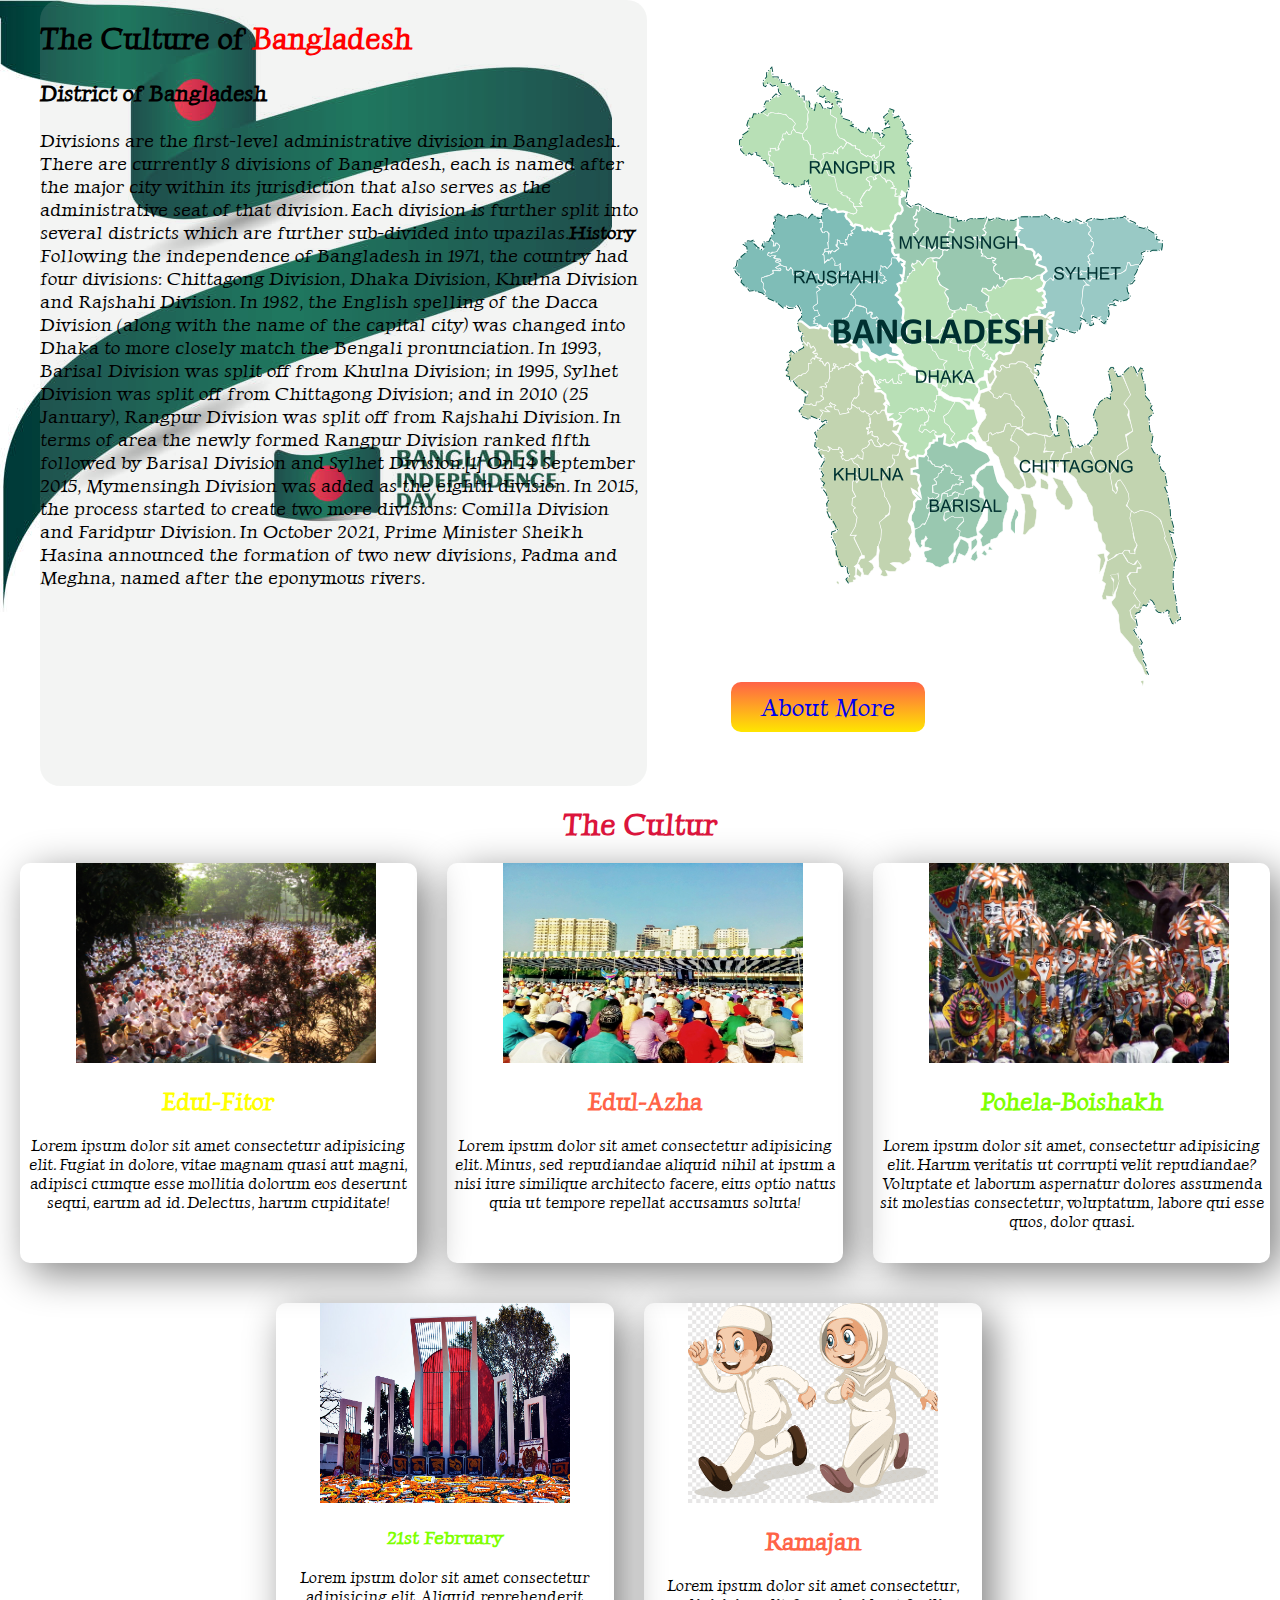
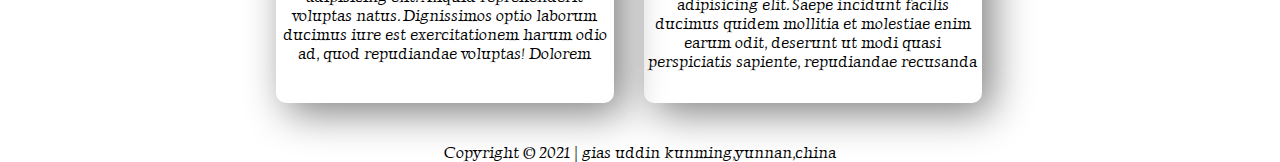
<file: index.html>
<!DOCTYPE html>
<html lang="en">

<head>
    <meta charset="UTF-8">
    <meta http-equiv="X-UA-Compatible" content="IE=edge">
    <meta name="viewport" content="width=device-width, initial-scale=1.0">
    <title>the cultur of bangladesh</title>
    <link rel="preconnect" href="https://fonts.googleapis.com">
    <link rel="preconnect" href="https://fonts.gstatic.com" crossorigin>
    <link
        href="https://fonts.googleapis.com/css2?family=Luxurious+Roman&family=Poppins&family=Roboto+Slab:wght@200;300&display=swap"
        rel="stylesheet">
    <link rel="stylesheet" href="style.css">
    <link rel="shortcut icon" href="/download (1).png" type="image/x-icon">
</head>

<body>
    <section class="cultur-bd">

        <div class="cultur">
            <h1>The Culture of <span class="red">Bangladesh</span> </h1>
            <h3>District of Bangladesh</h3>
            <p>Divisions are the first-level administrative division in Bangladesh. There are currently 8 divisions of
                Bangladesh, each is named after the major city within its jurisdiction that also serves as the
                administrative seat of that division. Each division is further split into several districts which are
                further sub-divided into upazilas.<strong>History</strong>
                Following the independence of Bangladesh in 1971, the country had four divisions: Chittagong Division,
                Dhaka Division, Khulna Division and Rajshahi Division.

                In 1982, the English spelling of the Dacca Division (along with the name of the capital city) was
                changed into Dhaka to more closely match the Bengali pronunciation.

                In 1993, Barisal Division was split off from Khulna Division; in 1995, Sylhet Division was split off
                from Chittagong Division; and in 2010 (25 January), Rangpur Division was split off from Rajshahi
                Division. In terms of area the newly formed Rangpur Division ranked fifth followed by Barisal Division
                and Sylhet Division.[1]

                On 14 September 2015, Mymensingh Division was added as the eighth division. In 2015, the process started
                to create two more divisions: Comilla Division and Faridpur Division.

                In October 2021, Prime Minister Sheikh Hasina announced the formation of two new divisions, Padma and
                Meghna, named after the eponymous rivers.</p>
        </div>
        <div class="cultur-img"><img src="450px-Bangladesh_divisions_english.svg.png" alt=""> <a class="button"
                href="http://" target="_blank" rel="noopener noreferrer">About More</a </div>

    </section>
    <section>
        <h1 id="h">The Cultur</h1>
        <div class="cultur-details">
            <div class="half-width">
                <img class="img" src="Eid_Prayers_at_Barashalghar,_Debidwar,_Comilla.jpg" alt="">
                <h2 id="h-1">Edul-Fitor</h2>
                <p>Lorem ipsum dolor sit amet consectetur adipisicing elit. Fugiat in dolore, vitae magnam quasi aut
                    magni,
                    adipisci cumque esse mollitia dolorum eos deserunt sequi, earum ad id. Delectus, harum cupiditate!
                </p>

            </div>
            <div class="half-width">

                <img class="img" src="Eid_Prayers_in_Rajarbagh,_Dhaka_on_6_October_2014.jpg" alt="">
                <h2 id="h-2">Edul-Azha</h2>
                <p>Lorem ipsum dolor sit amet consectetur adipisicing elit. Minus, sed repudiandae aliquid nihil at
                    ipsum a nisi iure similique architecto facere, eius optio natus quia ut tempore repellat accusamus
                    soluta!</p>
            </div>
            <div class="half-width">

                <img class="img" src="Pohela_boishakh_2.jpg" alt="">
                <h2 id="h-3">
                    Pohela-Boishakh
                </h2>
                <P>Lorem ipsum dolor sit amet, consectetur adipisicing elit. Harum veritatis ut corrupti velit
                    repudiandae? Voluptate et laborum aspernatur dolores assumenda sit molestias consectetur,
                    voluptatum, labore qui esse quos, dolor quasi.</P>
            </div>
        </div>
    </section>
    <section>
        <div class="cultur-details second">
            <div class="half-width">
                <img class="img-1" src="Shaheed_Minar.jfif" alt="">
                <h3 id="h-3">21st February</h3>
                <p>Lorem ipsum dolor sit amet consectetur adipisicing elit. Aliquid reprehenderit voluptas natus.
                    Dignissimos optio laborum ducimus iure est exercitationem harum odio ad, quod repudiandae voluptas!
                    Dolorem </p>
            </div>
            <div class="half-width">
                <img class="img-1"
                    src="png-clipart-muslim-islam-cartoon-illustration-the-little-man-walking-race-child-hand - Copy - Copy.png"
                    alt="">
                <h2 id="h-2">Ramajan</h2>
                <p>Lorem ipsum dolor sit amet consectetur, adipisicing elit. Saepe incidunt facilis ducimus quidem
                    mollitia
                    et molestiae enim earum odit, deserunt ut modi quasi perspiciatis sapiente, repudiandae recusanda
                </p>
            </div>
        </div>

    </section>
    <footer id="footer">Copyright © 2021 | gias uddin kunming,yunnan,china</footer>
</body>

</html>
</file>
<file: style.css>
body{
    font-family: 'Luxurious Roman', cursive;
/* font-family: 'Poppins', sans-serif;
font-family: 'Roboto Slab', serif; */
margin: auto;
}
h1{
    font-size: 30px;
}
.red{
    color: red;
}

.cultur-bd{
    display: flex;
    background-image:url(istockphoto-1135487410-612x612.jpg);
    background-repeat: no-repeat;
    
}
.cultur{
    width:50%;
    margin-left: 40px;
    margin-right: 20px;
    background-color:rgb(184 190 181 / 17%);
    font-size: larger;
    border-radius: 20px;
}
.cultur-img{
    width: 40%;
    padding:5%;

}
.button{
    text-decoration: none;
    background-image: linear-gradient(tomato,rgb(255, 230, 0));
    font-size: 25px;
    padding: 10px 30px;
    border-radius: 10px;
}
.cultur-details{
    display:flex
}
.half-width{
    width: 33%;
    height: 400px;
    margin-right: 10px;
    margin-left: 20px;        
    border-radius:10px;     
    box-shadow: 10px 10px 40px gray;
    /* border: px solid; */
    margin-bottom: 40px;
text-align: center;

}
/* .half-width2{
width:33%;
margin-right: 10px;
margin-left: 10px;
}
.half-width3{
    width: 33%;
    margin-right: 10px;
    margin-left: 10px;
} */
.img{
    padding-left:15px;
    height: 200px;
    width: 300px;
}
.img-1{
    width: 250px;
    height: 200px;
}
#h{
    text-align: center;
    color: crimson;
}
#h-1{
    text-align: center;
    color: yellow;
}
#h-2{
    text-align: center;
    color: tomato;
}
#h-3{
    text-align: center;
    color: chartreuse;
} 
.second{
    margin-left: 20%;
}
#footer{
    text-align: center;
}
</file>
